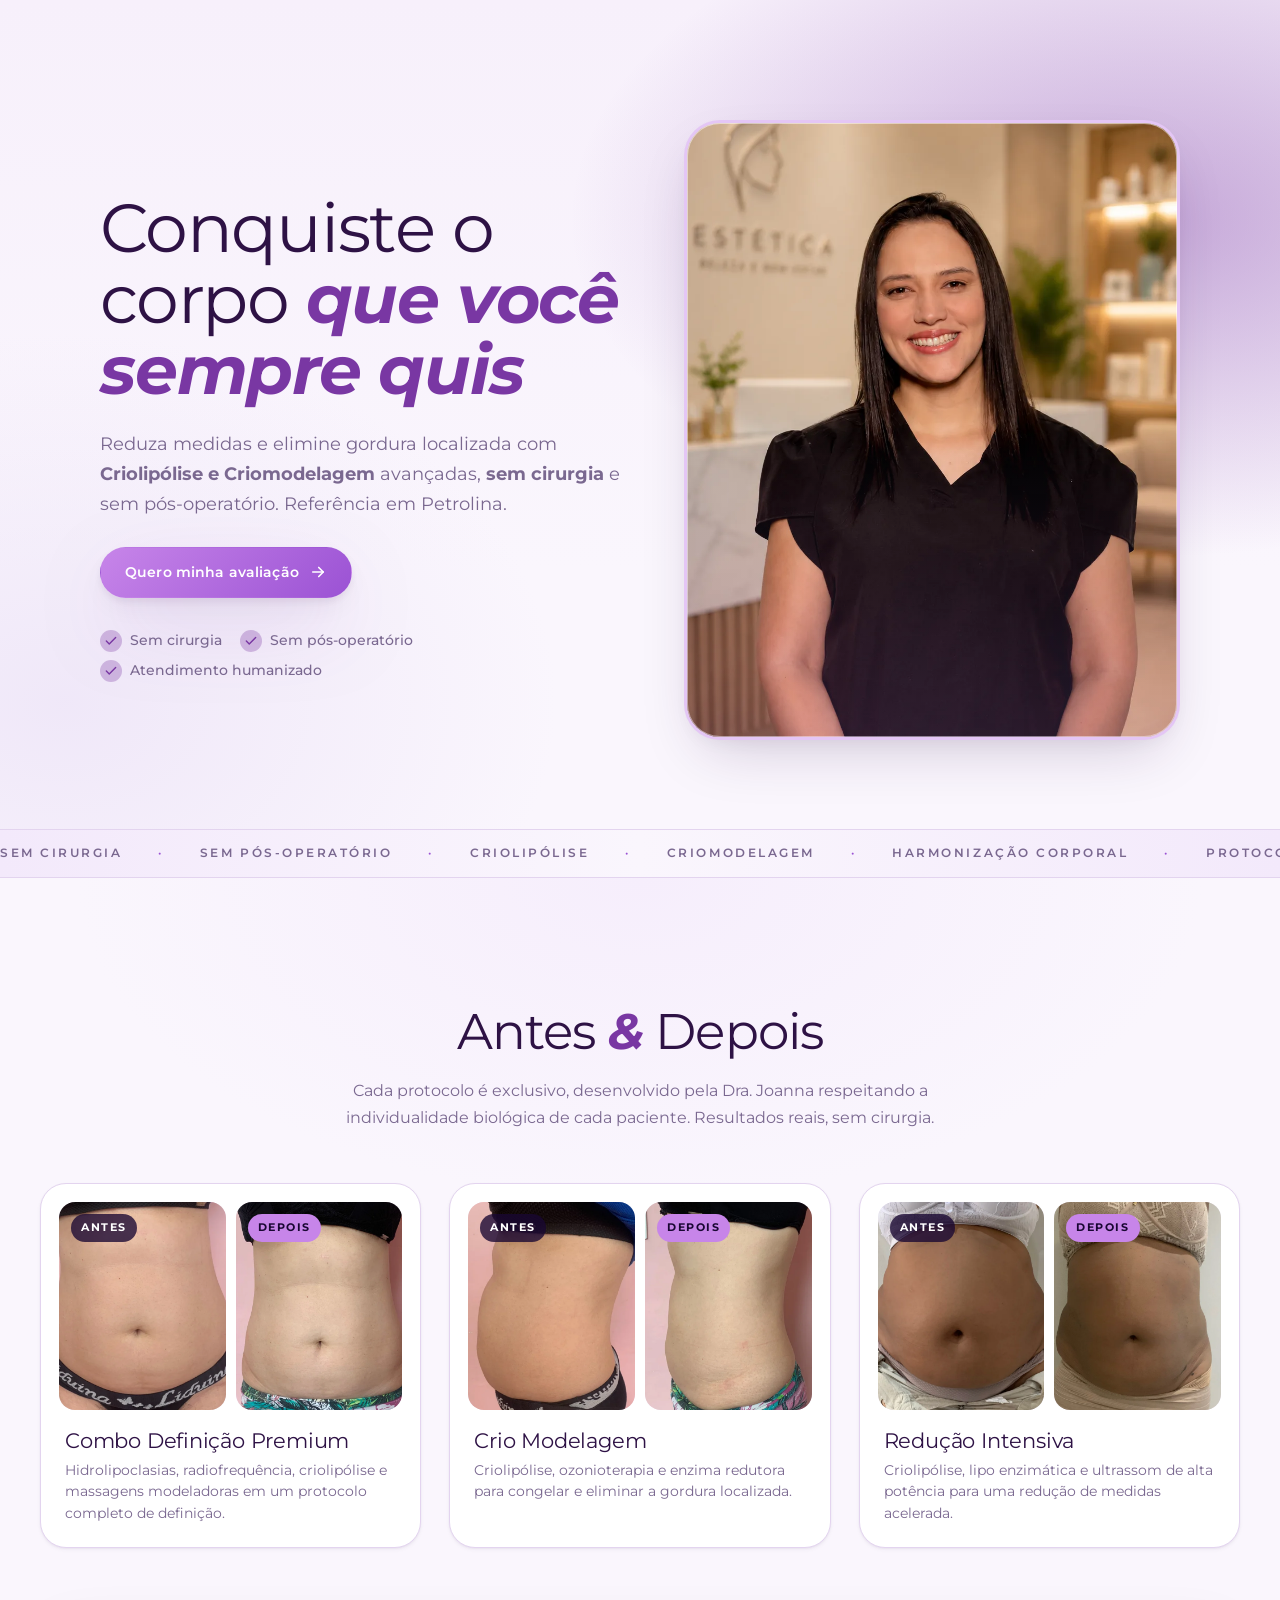
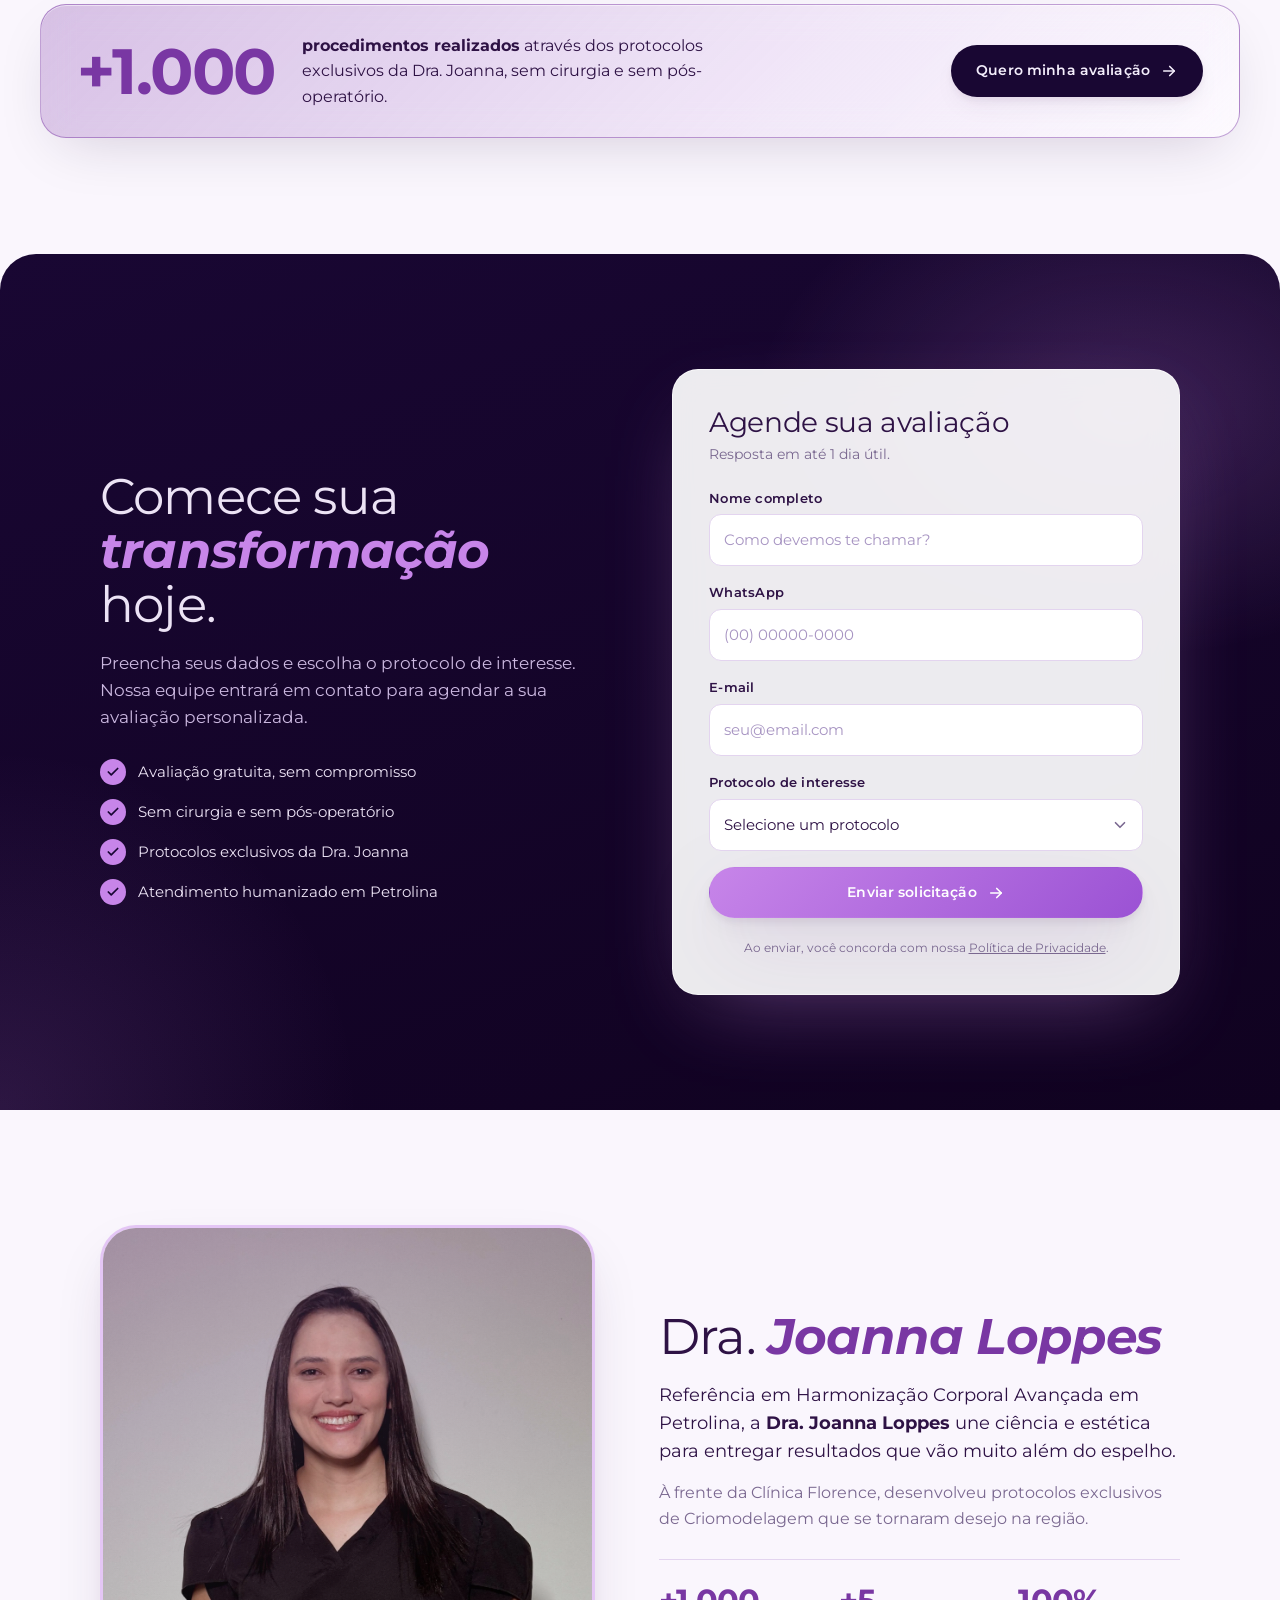
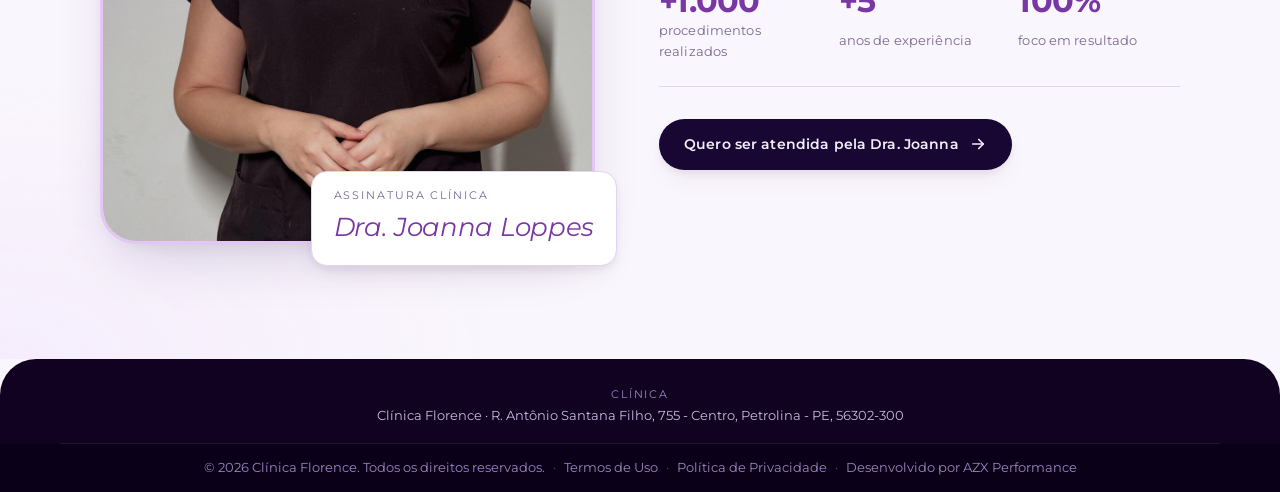
<file: index.html>
<!DOCTYPE html>
<html lang="pt-BR">
<head>
  <!-- Google Tag Manager -->
  <script>(function(w,d,s,l,i){w[l]=w[l]||[];w[l].push({'gtm.start':
  new Date().getTime(),event:'gtm.js'});var f=d.getElementsByTagName(s)[0],
  j=d.createElement(s),dl=l!='dataLayer'?'&l='+l:'';j.async=true;j.src=
  'https://www.googletagmanager.com/gtm.js?id='+i+dl;f.parentNode.insertBefore(j,f);
  })(window,document,'script','dataLayer','GTM-MJQJPGBC');</script>
  <!-- End Google Tag Manager -->
  <meta charset="UTF-8" />
  <meta name="viewport" content="width=device-width, initial-scale=1.0" />
  <meta name="description" content="Dra. Joanna Loppes, referência em Harmonização Corporal Avançada em Petrolina. Reduza medidas e elimine gordura localizada com Criolipólise e Criomodelagem. Sem cirurgia e sem pós-operatório." />
  <title>Dra. Joanna Loppes · Harmonização Corporal em Petrolina</title>

  <!-- Favicon -->
  <link rel="icon" type="image/jpeg" href="assets/favicon.jpg" />

  <link rel="preconnect" href="https://fonts.googleapis.com" />
  <link rel="preconnect" href="https://fonts.gstatic.com" crossorigin />
  <link href="https://fonts.googleapis.com/css2?family=Montserrat:ital,wght@0,400;0,500;0,600;0,700;0,800;1,400&display=swap" rel="stylesheet" />

  <link rel="stylesheet" href="style.css" />
</head>
<body>
<!-- Google Tag Manager (noscript) -->
<noscript><iframe src="https://www.googletagmanager.com/ns.html?id=GTM-MJQJPGBC"
height="0" width="0" style="display:none;visibility:hidden"></iframe></noscript>
<!-- End Google Tag Manager (noscript) -->


  <!-- ============ DOBRA 1 — HERO ============ -->
  <section id="hero" class="hero" data-screen-label="01 Hero">
    <div class="hero__bg" aria-hidden="true"></div>
    <div class="container hero__grid">

      <div class="hero__copy reveal">
        <h1 class="h1">
          Conquiste o corpo
          <span class="h1__accent">que você sempre quis</span>
        </h1>
        <p class="lede">
          Reduza medidas e elimine gordura localizada com <strong>Criolipólise e Criomodelagem</strong> avançadas, <strong>sem cirurgia</strong> e sem pós-operatório. Referência em Petrolina.
        </p>
        <div class="hero__ctas">
          <a href="#agendar" class="btn btn--primary">
            Quero minha avaliação
            <svg width="18" height="18" viewBox="0 0 24 24" fill="none" stroke="currentColor" stroke-width="2.2" stroke-linecap="round" stroke-linejoin="round" aria-hidden="true"><path d="M5 12h14"/><path d="m13 6 6 6-6 6"/></svg>
          </a>
        </div>

        <ul class="hero__pills" aria-label="Diferenciais">
          <li><svg width="16" height="16" viewBox="0 0 24 24" fill="none" stroke="currentColor" stroke-width="2.4" stroke-linecap="round" stroke-linejoin="round"><path d="M20 6 9 17l-5-5"/></svg> Sem cirurgia</li>
          <li><svg width="16" height="16" viewBox="0 0 24 24" fill="none" stroke="currentColor" stroke-width="2.4" stroke-linecap="round" stroke-linejoin="round"><path d="M20 6 9 17l-5-5"/></svg> Sem pós-operatório</li>
          <li><svg width="16" height="16" viewBox="0 0 24 24" fill="none" stroke="currentColor" stroke-width="2.4" stroke-linecap="round" stroke-linejoin="round"><path d="M20 6 9 17l-5-5"/></svg> Atendimento humanizado</li>
        </ul>
      </div>

      <div class="hero__visual reveal">
        <div class="hero__photo">
          <picture>
            <img src="assets/hero-bg.webp" alt="Dra. Joanna Loppes — Referência em Harmonização Corporal" />
          </picture>
        </div>
      </div>

    </div>

    <div class="marquee" aria-hidden="true">
      <div class="marquee__track">
        <span>Sem cirurgia</span><span>·</span>
        <span>Sem pós-operatório</span><span>·</span>
        <span>Criolipólise</span><span>·</span>
        <span>Criomodelagem</span><span>·</span>
        <span>Harmonização Corporal</span><span>·</span>
        <span>Protocolos exclusivos</span><span>·</span>
        <span>Sem cirurgia</span><span>·</span>
        <span>Sem pós-operatório</span><span>·</span>
        <span>Criolipólise</span><span>·</span>
        <span>Criomodelagem</span><span>·</span>
        <span>Harmonização Corporal</span><span>·</span>
        <span>Protocolos exclusivos</span><span>·</span>
      </div>
    </div>
  </section>

  <!-- ============ DOBRA 2 — PROVA SOCIAL ============ -->
  <section id="resultados" class="proof" data-screen-label="02 Prova Social">
    <div class="container">
      <header class="section-head reveal">
        <h2 class="h2">
          Antes <em>&amp;</em> Depois
        </h2>
        <p class="section-sub">
          Cada protocolo é exclusivo, desenvolvido pela Dra. Joanna respeitando a individualidade biológica de cada paciente. Resultados reais, sem cirurgia.
        </p>
      </header>

      <div class="ba-grid reveal" id="metodo">
        <!-- Caso 1 -->
        <article class="ba-card">
          <div class="ba-card__pair">
            <figure class="ba">
              <span class="ba__label">Antes</span>
              <img class="ba__img" src="assets/antes-01.webp" alt="Antes — caso 1" />
            </figure>
            <figure class="ba">
              <span class="ba__label ba__label--after">Depois</span>
              <img class="ba__img" src="assets/depois-01.webp" alt="Depois — caso 1" />
            </figure>
          </div>
          <div class="ba-card__caption">
            <h3>Combo Definição Premium</h3>
            <p>Hidrolipoclasias, radiofrequência, criolipólise e massagens modeladoras em um protocolo completo de definição.</p>
          </div>
        </article>

        <!-- Caso 2 -->
        <article class="ba-card">
          <div class="ba-card__pair">
            <figure class="ba">
              <span class="ba__label">Antes</span>
              <img class="ba__img" src="assets/antes-02.webp" alt="Antes — caso 2" />
            </figure>
            <figure class="ba">
              <span class="ba__label ba__label--after">Depois</span>
              <img class="ba__img" src="assets/depois-02.webp" alt="Depois — caso 2" />
            </figure>
          </div>
          <div class="ba-card__caption">
            <h3>Crio Modelagem</h3>
            <p>Criolipólise, ozonioterapia e enzima redutora para congelar e eliminar a gordura localizada.</p>
          </div>
        </article>

        <!-- Caso 3 -->
        <article class="ba-card">
          <div class="ba-card__pair">
            <figure class="ba">
              <span class="ba__label">Antes</span>
              <img class="ba__img" src="assets/antes-03.webp" alt="Antes — caso 3" />
            </figure>
            <figure class="ba">
              <span class="ba__label ba__label--after">Depois</span>
              <img class="ba__img" src="assets/depois-03.webp" alt="Depois — caso 3" />
            </figure>
          </div>
          <div class="ba-card__caption">
            <h3>Redução Intensiva</h3>
            <p>Criolipólise, lipo enzimática e ultrassom de alta potência para uma redução de medidas acelerada.</p>
          </div>
        </article>
      </div>

      <aside class="seal glass reveal" aria-label="Selo de autoridade">
        <div class="seal__num">+1.000</div>
        <div class="seal__copy">
          <strong>procedimentos realizados</strong>
          através dos protocolos exclusivos da Dra. Joanna, sem cirurgia e sem pós-operatório.
        </div>
        <a href="#agendar" class="btn btn--dark seal__cta">
          Quero minha avaliação
          <svg width="18" height="18" viewBox="0 0 24 24" fill="none" stroke="currentColor" stroke-width="2.2" stroke-linecap="round" stroke-linejoin="round"><path d="M5 12h14"/><path d="m13 6 6 6-6 6"/></svg>
        </a>
      </aside>
    </div>
  </section>

  <!-- ============ DOBRA 3 — FORMULÁRIO ============ -->
  <section id="agendar" class="form-section" data-screen-label="03 Formulário">
    <div class="container form-section__grid">

      <div class="form-section__copy reveal">
        <h2 class="h2 h2--light">
          Comece sua <em>transformação</em> hoje.
        </h2>
        <p class="form-section__sub">
          Preencha seus dados e escolha o protocolo de interesse. Nossa equipe entrará em contato para agendar a sua avaliação personalizada.
        </p>

        <ul class="form-section__list">
          <li>
            <span class="check" aria-hidden="true">
              <svg width="14" height="14" viewBox="0 0 24 24" fill="none" stroke="currentColor" stroke-width="3" stroke-linecap="round" stroke-linejoin="round"><path d="M20 6 9 17l-5-5"/></svg>
            </span>
            Avaliação gratuita, sem compromisso
          </li>
          <li>
            <span class="check" aria-hidden="true">
              <svg width="14" height="14" viewBox="0 0 24 24" fill="none" stroke="currentColor" stroke-width="3" stroke-linecap="round" stroke-linejoin="round"><path d="M20 6 9 17l-5-5"/></svg>
            </span>
            Sem cirurgia e sem pós-operatório
          </li>
          <li>
            <span class="check" aria-hidden="true">
              <svg width="14" height="14" viewBox="0 0 24 24" fill="none" stroke="currentColor" stroke-width="3" stroke-linecap="round" stroke-linejoin="round"><path d="M20 6 9 17l-5-5"/></svg>
            </span>
            Protocolos exclusivos da Dra. Joanna
          </li>
          <li>
            <span class="check" aria-hidden="true">
              <svg width="14" height="14" viewBox="0 0 24 24" fill="none" stroke="currentColor" stroke-width="3" stroke-linecap="round" stroke-linejoin="round"><path d="M20 6 9 17l-5-5"/></svg>
            </span>
            Atendimento humanizado em Petrolina
          </li>
        </ul>
      </div>

      <form class="lead-form glass reveal" id="leadForm" novalidate>
        <h3 class="lead-form__title">Agende sua avaliação</h3>
        <p class="lead-form__hint">Resposta em até 1 dia útil.</p>

        <div class="field">
          <label for="nome">Nome completo</label>
          <input type="text" id="nome" name="nome" autocomplete="name" required placeholder="Como devemos te chamar?" />
        </div>

        <div class="field">
          <label for="whatsapp">WhatsApp</label>
          <input type="tel" id="whatsapp" name="whatsapp" inputmode="tel" autocomplete="tel" required placeholder="(00) 00000-0000" />
        </div>

        <div class="field">
          <label for="email">E-mail</label>
          <input type="email" id="email" name="email" autocomplete="email" required placeholder="seu@email.com" />
        </div>

        <div class="field">
          <label for="quem">Protocolo de interesse</label>
          <div class="select-wrap">
            <select id="quem" name="procedimento" required>
              <option value="" disabled selected>Selecione um protocolo</option>
              <option value="harmonizacao-corporal">Harmonização Corporal (Combo Completo)</option>
              <option value="criolipolise-criomodelagem">Criolipólise / Criomodelagem</option>
              <option value="peim-vasinhos">PEIM (Vasinhos)</option>
              <option value="reducao-medidas">Redução de Medidas / Gordura Localizada</option>
              <option value="outro">Não sei ainda, quero avaliação</option>
            </select>
            <svg width="18" height="18" viewBox="0 0 24 24" fill="none" stroke="currentColor" stroke-width="2.2" stroke-linecap="round" stroke-linejoin="round" aria-hidden="true"><path d="m6 9 6 6 6-6"/></svg>
          </div>
        </div>

        <button type="submit" class="btn btn--primary btn--block">
          Enviar solicitação
          <svg width="18" height="18" viewBox="0 0 24 24" fill="none" stroke="currentColor" stroke-width="2.2" stroke-linecap="round" stroke-linejoin="round"><path d="M5 12h14"/><path d="m13 6 6 6-6 6"/></svg>
        </button>

        <p class="lead-form__legal">
          Ao enviar, você concorda com nossa <a href="#" id="openPrivacyFromForm">Política de Privacidade</a>.
        </p>

        <div class="lead-form__success" role="status" aria-live="polite" hidden>
          <strong>Recebemos seu contato!</strong>
          Em breve nossa equipe entrará em contato pelo WhatsApp.
        </div>
      </form>

    </div>
  </section>

  <!-- ============ DOBRA 4 — SOBRE A MENTORA ============ -->
  <section id="sobre" class="about" data-screen-label="04 Sobre">
    <div class="container about__grid">

      <div class="about__photo reveal">
        <div class="about__photo-frame">
          <img src="assets/dra-joanna.webp" alt="Dra. Joanna Loppes — Referência em Harmonização Corporal" />
        </div>
        <div class="about__sig" aria-hidden="true">
          <span class="about__sig-label">Assinatura clínica</span>
          <span class="about__sig-name">Dra. Joanna Loppes</span>
        </div>
      </div>

      <div class="about__copy reveal">
        <h2 class="h2">Dra. <em>Joanna Loppes</em></h2>
        <p class="about__lede">
          Referência em Harmonização Corporal Avançada em Petrolina, a <strong>Dra. Joanna Loppes</strong> une ciência e estética para entregar resultados que vão muito além do espelho.
        </p>
        <p class="about__body">
          À frente da Clínica Florence, desenvolveu protocolos exclusivos de Criomodelagem que se tornaram desejo na região.
        </p>

        <dl class="about__stats">
          <div>
            <dt>+1.000</dt>
            <dd>procedimentos realizados</dd>
          </div>
          <div>
            <dt>+5</dt>
            <dd>anos de experiência</dd>
          </div>
          <div>
            <dt>100%</dt>
            <dd>foco em resultado</dd>
          </div>
        </dl>

        <a href="#agendar" class="btn btn--dark">
          Quero ser atendida pela Dra. Joanna
          <svg width="18" height="18" viewBox="0 0 24 24" fill="none" stroke="currentColor" stroke-width="2.2" stroke-linecap="round" stroke-linejoin="round"><path d="M5 12h14"/><path d="m13 6 6 6-6 6"/></svg>
        </a>
      </div>

    </div>
  </section>

  <!-- ============ DOBRA 5 — RODAPÉ ============ -->
  <footer class="footer" data-screen-label="05 Rodapé">
    <div class="container footer__grid">
      <address class="footer__addr">
        <span class="footer__addr-label">Clínica</span>
        Clínica Florence · R. Antônio Santana Filho, 755 - Centro, Petrolina - PE, 56302-300
      </address>
    </div>

    <div class="footer__bar">
      <div class="container footer__bar-inner">
        <div class="footer__bar-group">
          <span>© <span id="year">2026</span> Clínica Florence. Todos os direitos reservados.</span>
        </div>
        <span class="footer__sep footer__sep--mid">·</span>
        <div class="footer__bar-group footer__legal">
          <a href="#" id="openTerms" class="footer__link">Termos de Uso</a>
          <span class="footer__sep">·</span>
          <a href="#" id="openPrivacy" class="footer__link">Política de Privacidade</a>
          <span class="footer__sep">·</span>
          <span class="footer__dev">Desenvolvido por <a href="https://azxperformance.com.br/clinica" target="_blank" rel="noopener noreferrer" class="footer__link footer__azx">AZX Performance</a></span>
        </div>
      </div>
    </div>
  </footer>

  <!-- ═══════════════════════ TERMS MODAL ═══════════════════════ -->
  <div class="modal-overlay" id="termsModal" aria-hidden="true">
    <div class="modal-content" role="dialog" aria-labelledby="termsTitle">
      <button class="modal-close" aria-label="Fechar">&times;</button>
      <h2 id="termsTitle">Termos de Uso</h2>
      <div class="modal-body">
        <p><strong>1. Aceitação dos Termos</strong></p>
        <p>Ao acessar e utilizar este site, você concorda com os presentes Termos de Uso. Caso não concorde com qualquer disposição, solicitamos que interrompa o uso imediatamente.</p>

        <p><strong>2. Finalidade do Site</strong></p>
        <p>Este site tem caráter exclusivamente informativo sobre os procedimentos estéticos oferecidos pela Dra. Joanna Loppes, da Clínica Florence. As informações aqui contidas não substituem consulta médica presencial.</p>

        <p><strong>3. Propriedade Intelectual</strong></p>
        <p>Todo o conteúdo do site, incluindo textos, imagens, vídeos, logotipos e elementos gráficos, é protegido por direitos autorais e não pode ser reproduzido sem autorização prévia por escrito.</p>

        <p><strong>4. Responsabilidade</strong></p>
        <p>A Dra. Joanna Loppes se reserva o direito de alterar, atualizar ou remover conteúdos do site sem aviso prévio. Não nos responsabilizamos por decisões tomadas com base exclusivamente nas informações do site.</p>

        <p><strong>5. Agendamentos</strong></p>
        <p>Os agendamentos realizados por meio do formulário de contato estão sujeitos à confirmação pela equipe da clínica. O envio do formulário não garante a reserva de horário.</p>

        <p><strong>6. Alterações</strong></p>
        <p>Estes termos podem ser atualizados a qualquer momento. Recomendamos a consulta periódica desta página.</p>

        <p><strong>7. Lei Aplicável</strong></p>
        <p>Estes Termos de Uso são regidos pelas leis da República Federativa do Brasil, em especial a Lei Geral de Proteção de Dados (LGPD — Lei nº 13.709/2018) e o Código de Defesa do Consumidor.</p>
      </div>
    </div>
  </div>

  <!-- ═══════════════════════ PRIVACY MODAL ═══════════════════════ -->
  <div class="modal-overlay" id="privacyModal" aria-hidden="true">
    <div class="modal-content" role="dialog" aria-labelledby="privacyTitle">
      <button class="modal-close" aria-label="Fechar">&times;</button>
      <h2 id="privacyTitle">Política de Privacidade</h2>
      <div class="modal-body">
        <p><strong>1. Introdução</strong></p>
        <p>A Dra. Joanna Loppes está comprometida com a proteção dos seus dados pessoais, em conformidade com a Lei Geral de Proteção de Dados Pessoais (LGPD — Lei nº 13.709/2018). Esta Política descreve como coletamos, utilizamos, armazenamos e protegemos suas informações.</p>

        <p><strong>2. Dados Coletados</strong></p>
        <p>Coletamos os seguintes dados pessoais por meio do formulário de contato: nome completo, número de WhatsApp, endereço de e-mail e procedimento de interesse. Esses dados são fornecidos voluntariamente pelo titular.</p>

        <p><strong>3. Finalidade do Tratamento</strong></p>
        <p>Os dados coletados são utilizados exclusivamente para: (a) entrar em contato para agendamento de avaliação; (b) envio de informações sobre procedimentos solicitados; (c) comunicação relacionada aos serviços da clínica.</p>

        <p><strong>4. Base Legal</strong></p>
        <p>O tratamento dos dados pessoais se dá com base no consentimento do titular (Art. 7º, I, da LGPD), fornecido no momento do envio do formulário.</p>

        <p><strong>5. Compartilhamento de Dados</strong></p>
        <p>Seus dados pessoais não serão compartilhados com terceiros, exceto quando necessário para o cumprimento de obrigações legais ou mediante seu consentimento expresso.</p>

        <p><strong>6. Armazenamento e Segurança</strong></p>
        <p>Os dados são armazenados em ambiente seguro, com medidas técnicas e administrativas adequadas para proteger contra acesso não autorizado, destruição, perda ou alteração.</p>

        <p><strong>7. Direitos do Titular</strong></p>
        <p>Conforme a LGPD, você tem direito a: (a) confirmar a existência de tratamento; (b) acessar seus dados; (c) corrigir dados incompletos ou desatualizados; (d) solicitar a anonimização, bloqueio ou eliminação de dados desnecessários; (e) revogar o consentimento a qualquer momento.</p>

        <p><strong>8. Contato</strong></p>
        <p>Para exercer seus direitos ou esclarecer dúvidas sobre o tratamento de dados, entre em contato pelo WhatsApp disponível neste site.</p>

        <p><strong>9. Alterações</strong></p>
        <p>Esta Política pode ser atualizada a qualquer momento. A versão vigente estará sempre disponível nesta página.</p>
      </div>
    </div>
  </div>

  <script src="app.js" defer></script>
</body>
</html>
</file>
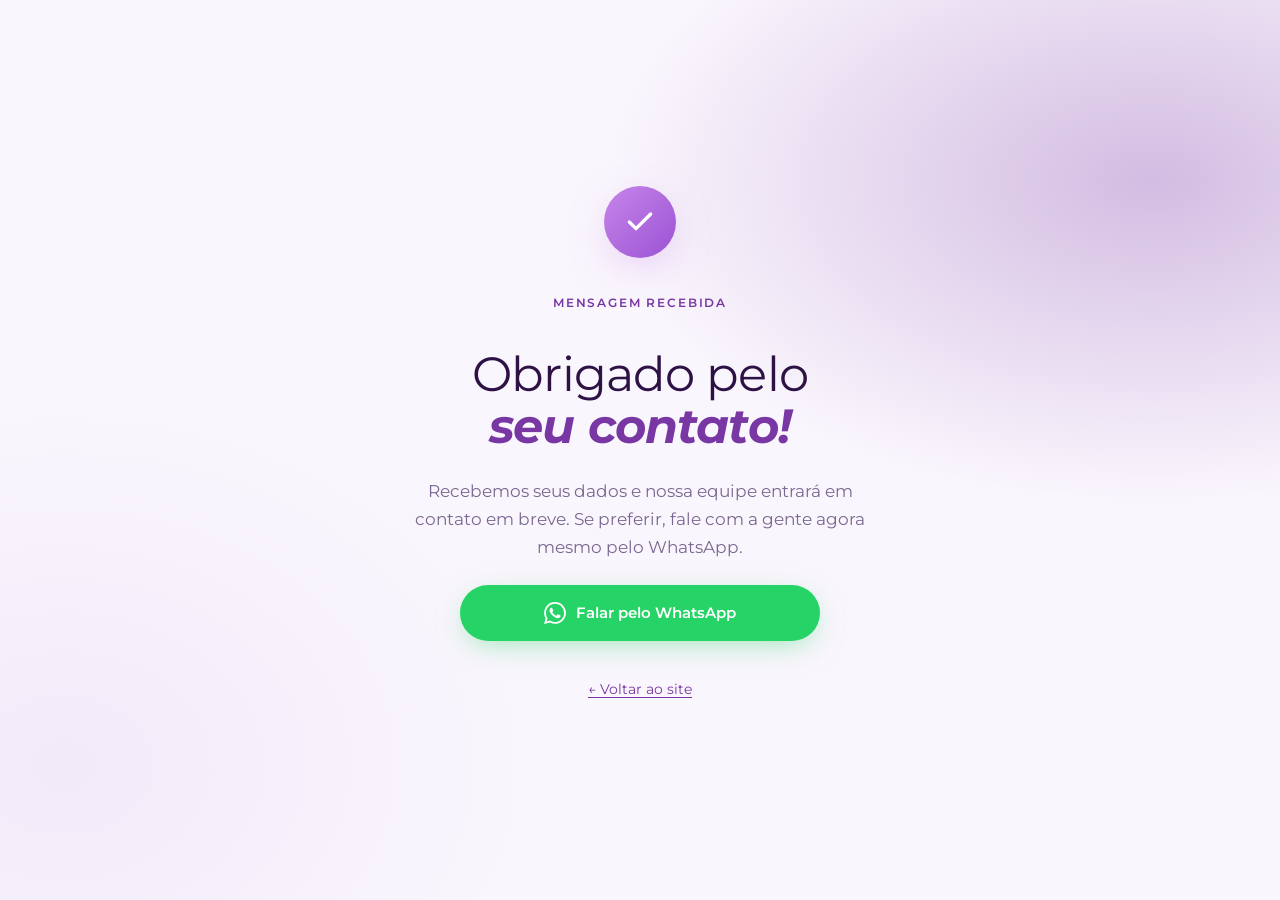
<file: obrigado.html>
<!DOCTYPE html>
<html lang="pt-BR">
<head>
  <!-- Lead event -->
  <script>window.dataLayer = window.dataLayer || []; window.dataLayer.push({event: 'lead'});</script>
  <!-- End Lead event -->
  <!-- Google Tag Manager -->
  <script>(function(w,d,s,l,i){w[l]=w[l]||[];w[l].push({'gtm.start':
  new Date().getTime(),event:'gtm.js'});var f=d.getElementsByTagName(s)[0],
  j=d.createElement(s),dl=l!='dataLayer'?'&l='+l:'';j.async=true;j.src=
  'https://www.googletagmanager.com/gtm.js?id='+i+dl;f.parentNode.insertBefore(j,f);
  })(window,document,'script','dataLayer','GTM-MJQJPGBC');</script>
  <!-- End Google Tag Manager -->
  <meta charset="UTF-8" />
  <meta name="viewport" content="width=device-width, initial-scale=1.0" />
  <title>Obrigado · Dra. Joanna Loppes</title>

  <link rel="icon" type="image/jpeg" href="assets/favicon.jpg" />

  <link rel="preconnect" href="https://fonts.googleapis.com" />
  <link rel="preconnect" href="https://fonts.gstatic.com" crossorigin />
  <link href="https://fonts.googleapis.com/css2?family=Montserrat:ital,wght@0,400;0,500;0,600;0,700;0,800;1,400&display=swap" rel="stylesheet" />

  <link rel="stylesheet" href="style.css" />

  <style>
    .thankyou {
      min-height: 100dvh;
      display: grid;
      place-items: center;
      padding: clamp(48px, 8vw, 96px) var(--gutter);
      background:
        radial-gradient(65% 55% at 90% 20%, rgba(121,55,163,.30) 0%, transparent 65%),
        radial-gradient(55% 60% at 5% 85%, rgba(234,224,246,.55) 0%, transparent 65%),
        var(--c-bg);
      text-align: center;
    }
    .thankyou__card {
      max-width: 520px;
      width: 100%;
      display: grid;
      gap: 24px;
      justify-items: center;
    }
    .thankyou__icon {
      width: 72px;
      height: 72px;
      border-radius: 999px;
      background: linear-gradient(135deg, var(--c-primary), var(--c-primary-2));
      display: grid;
      place-items: center;
      box-shadow: 0 12px 40px -10px rgba(199,133,233,.50);
    }
    .thankyou__icon svg { color: #ffffff; }
    .thankyou__eyebrow {
      font-size: 11.5px;
      font-weight: 600;
      letter-spacing: 0.16em;
      text-transform: uppercase;
      color: #7937a3;
    }
    .thankyou__title {
      font-family: var(--ff-serif);
      font-size: clamp(30px, 6vw, 48px);
      font-weight: 400;
      line-height: 1.1;
      letter-spacing: -0.018em;
      margin: 0;
    }
    .thankyou__title em {
      font-style: italic;
      font-weight: 700;
      color: #7937a3;
    }
    .thankyou__sub {
      font-size: clamp(15px, 1.8vw, 17px);
      color: var(--c-muted);
      line-height: 1.65;
      max-width: 42ch;
      margin: 0;
    }
    .thankyou__wa {
      --bg: #25D366;
      --fg: #fff;
      display: inline-flex;
      align-items: center;
      justify-content: center;
      gap: 10px;
      padding: 16px 32px;
      border-radius: 999px;
      font-family: var(--ff-sans);
      font-weight: 600;
      font-size: 15px;
      background: var(--bg);
      color: var(--fg);
      border: none;
      box-shadow: 0 8px 30px -8px rgba(37,211,102,.50);
      text-decoration: none;
      transition: transform .2s ease, box-shadow .25s ease;
      width: 100%;
      max-width: 360px;
    }
    .thankyou__wa:hover {
      transform: translateY(-2px);
      box-shadow: 0 14px 40px -10px rgba(37,211,102,.55);
    }
    .thankyou__wa:active { transform: translateY(0); }
    .thankyou__back {
      font-size: 13.5px;
      color: var(--c-muted);
    }
    .thankyou__back a {
      color: #7937a3;
      text-decoration: underline;
      text-underline-offset: 3px;
    }
  </style>
</head>
<body>
<!-- Google Tag Manager (noscript) -->
<noscript><iframe src="https://www.googletagmanager.com/ns.html?id=GTM-MJQJPGBC"
height="0" width="0" style="display:none;visibility:hidden"></iframe></noscript>
<!-- End Google Tag Manager (noscript) -->

  <main class="thankyou" role="main">
    <div class="thankyou__card">

      <div class="thankyou__icon" aria-hidden="true">
        <svg width="32" height="32" viewBox="0 0 24 24" fill="none" stroke="currentColor" stroke-width="2.5" stroke-linecap="round" stroke-linejoin="round">
          <path d="M20 6 9 17l-5-5"/>
        </svg>
      </div>

      <p class="thankyou__eyebrow">Mensagem recebida</p>

      <h1 class="thankyou__title">
        Obrigado pelo<br/>
        <em>seu contato!</em>
      </h1>

      <p class="thankyou__sub">
        Recebemos seus dados e nossa equipe entrará em contato em breve. Se preferir, fale com a gente agora mesmo pelo WhatsApp.
      </p>

      <a
        class="thankyou__wa"
        href="https://wa.me/5519991431192"
        target="_blank"
        rel="noopener noreferrer"
        aria-label="Falar com a equipe da Dra. Joanna pelo WhatsApp"
      >
        <svg width="22" height="22" viewBox="0 0 24 24" fill="currentColor" aria-hidden="true">
          <path d="M17.472 14.382c-.297-.149-1.758-.867-2.03-.967-.273-.099-.471-.148-.67.15-.197.297-.767.966-.94 1.164-.173.199-.347.223-.644.075-.297-.15-1.255-.463-2.39-1.475-.883-.788-1.48-1.761-1.653-2.059-.173-.297-.018-.458.13-.606.134-.133.298-.347.446-.52.149-.174.198-.298.298-.497.099-.198.05-.371-.025-.52-.075-.149-.669-1.612-.916-2.207-.242-.579-.487-.5-.669-.51-.173-.008-.371-.01-.57-.01-.198 0-.52.074-.792.372-.272.297-1.04 1.016-1.04 2.479 0 1.462 1.065 2.875 1.213 3.074.149.198 2.096 3.2 5.077 4.487.709.306 1.262.489 1.694.625.712.227 1.36.195 1.871.118.571-.085 1.758-.719 2.006-1.413.248-.694.248-1.289.173-1.413-.074-.124-.272-.198-.57-.347m-5.421 7.403h-.004a9.87 9.87 0 01-5.031-1.378l-.361-.214-3.741.982.998-3.648-.235-.374a9.86 9.86 0 01-1.51-5.26c.001-5.45 4.436-9.884 9.888-9.884 2.64 0 5.122 1.03 6.988 2.898a9.825 9.825 0 012.893 6.994c-.003 5.45-4.437 9.884-9.885 9.884m8.413-18.297A11.815 11.815 0 0012.05 0C5.495 0 .16 5.335.157 11.892c0 2.096.547 4.142 1.588 5.945L.057 24l6.305-1.654a11.882 11.882 0 005.683 1.448h.005c6.554 0 11.89-5.335 11.893-11.893a11.821 11.821 0 00-3.48-8.413z"/>
        </svg>
        Falar pelo WhatsApp
      </a>

      <p class="thankyou__back">
        <a href="/">← Voltar ao site</a>
      </p>

    </div>
  </main>

</body>
</html>
</file>
<file: style.css>
/* =============================================================
   Dra. Joanna Loppes — Harmonização Corporal
   Landing Page
   ============================================================= */

/* ---------- Tokens ---------- */
:root {
  --c-primary:   #c785e9;
  --c-primary-2: #9b52d4;
  --c-primary-deep: #7937a3;
  --c-secondary: #f3e9fb;
  --c-secondary-2: #eee4f9;
  --c-accent:    #190733;
  --c-bg:        #faf6fd;
  --c-text:      #2e1245;
  --c-muted:     #7a6890;
  --c-line:      #e3d4ef;

  --shadow-sm:  0 1px 2px rgba(46,18,69,.05), 0 2px 4px rgba(46,18,69,.04);
  --shadow-md:  0 4px 6px rgba(46,18,69,.06), 0 12px 28px -8px rgba(46,18,69,.08);
  --shadow-lg:  0 24px 60px -20px rgba(46,18,69,.22), 0 8px 20px -10px rgba(46,18,69,.08);
  --shadow-glow:0 30px 80px -20px rgba(121,55,163,.50);

  --radius-sm: 10px;
  --radius:    16px;
  --radius-lg: 26px;
  --radius-xl: 36px;

  --container: 1160px;
  --gutter: clamp(20px, 4vw, 40px);

  --ff-serif: "Montserrat", system-ui, -apple-system, sans-serif;
  --ff-sans:  "Montserrat", system-ui, -apple-system, sans-serif;
  --ff-mono:  "JetBrains Mono", ui-monospace, monospace;
}

/* ---------- Reset ---------- */
*, *::before, *::after { box-sizing: border-box; }
html { -webkit-text-size-adjust: 100%; scroll-behavior: smooth; }
body {
  margin: 0;
  font-family: var(--ff-sans);
  font-weight: 400;
  font-size: 16px;
  line-height: 1.6;
  color: var(--c-text);
  background: var(--c-bg);
  -webkit-font-smoothing: antialiased;
  text-rendering: optimizeLegibility;
  overflow-x: hidden;
}
img, picture { max-width: 100%; display: block; }
a { color: inherit; text-decoration: none; }
button { font: inherit; cursor: pointer; }
em { font-style: italic; }

.container {
  width: 100%;
  max-width: var(--container);
  margin: 0 auto;
  padding-inline: var(--gutter);
}

/* ---------- Typography ---------- */
.h1 {
  font-family: var(--ff-serif);
  font-size: clamp(28px, 8.5vw, 68px);
  font-weight: 400;
  line-height: 1.04;
  letter-spacing: -0.018em;
  margin: 16px 0 24px;
  text-wrap: balance;
}
.h1__accent {
  display: inline;
  font-style: italic;
  font-weight: 700;
  color: #7937a3;
  padding-left: 5px;
  margin-left: -5px;
}
.h2 {
  font-family: var(--ff-serif);
  font-size: clamp(22px, 7vw, 50px);
  font-weight: 400;
  line-height: 1.08;
  letter-spacing: -0.016em;
  margin: 12px 0 18px;
  text-wrap: balance;
}
.h2 em {
  font-style: italic;
  font-weight: 700;
  color: #7937a3;
}
.h2--light em { color: var(--c-primary); }

.lede {
  font-size: clamp(15px, 1.4vw, 17.5px);
  line-height: 1.7;
  color: var(--c-muted);
  max-width: 52ch;
  margin: 0 0 28px;
}

.eyebrow {
  display: inline-flex;
  align-items: center;
  gap: 10px;
  padding: 6px 14px 6px 12px;
  border-radius: 999px;
  background: rgba(121,55,163,.16);
  border: 1px solid rgba(121,55,163,.40);
  font-size: 11.5px;
  font-weight: 600;
  text-transform: uppercase;
  letter-spacing: 0.14em;
  color: #7937a3;
}
.eyebrow--dark {
  background: rgba(46,18,69,.04);
  border-color: rgba(46,18,69,.10);
  color: var(--c-text);
}
.eyebrow__dot {
  width: 6px; height: 6px; border-radius: 999px;
  background: var(--c-primary-2);
  box-shadow: 0 0 0 3px rgba(155,82,212,.28);
}

/* ---------- Buttons ---------- */
.btn {
  --bg: var(--c-accent);
  --fg: #fff;
  display: inline-flex;
  align-items: center;
  justify-content: center;
  gap: 10px;
  padding: 14px 24px;
  border-radius: 999px;
  font-family: var(--ff-sans);
  font-weight: 600;
  font-size: 13.5px;
  letter-spacing: 0.01em;
  background: var(--bg);
  color: var(--fg);
  border: 1px solid transparent;
  box-shadow: var(--shadow-md);
  transition: transform .2s ease, box-shadow .25s ease;
  white-space: nowrap;
}
.btn:hover { transform: translateY(-2px); box-shadow: var(--shadow-lg); }
.btn:active { transform: translateY(0); }
.btn svg { transition: transform .25s ease; flex-shrink: 0; }
.btn:hover svg { transform: translateX(3px); }

.btn--primary {
  --bg: linear-gradient(135deg, var(--c-primary) 0%, var(--c-primary-2) 100%);
  --fg: #ffffff;
  box-shadow: var(--shadow-glow), var(--shadow-md);
}
.btn--dark { --bg: var(--c-accent); --fg: #f4eefc; }
.btn--ghost {
  --bg: transparent;
  --fg: var(--c-text);
  border-color: rgba(46,18,69,.16);
  box-shadow: none;
}
.btn--ghost:hover { background: rgba(46,18,69,.04); }
.btn--block { width: 100%; }

/* ---------- Glass ---------- */
.glass {
  background: rgba(255,255,255,.65);
  backdrop-filter: blur(18px) saturate(140%);
  -webkit-backdrop-filter: blur(18px) saturate(140%);
  border: 1px solid rgba(255,255,255,.6);
  box-shadow: 0 20px 60px -20px rgba(25,7,51,.18), inset 0 1px 0 rgba(255,255,255,.5);
}

/* ---------- Nav ---------- */
.nav {
  position: sticky;
  top: 0;
  z-index: 60;
  background: rgba(255,255,255,.78);
  backdrop-filter: blur(14px) saturate(140%);
  -webkit-backdrop-filter: blur(14px) saturate(140%);
  border-bottom: 1px solid rgba(25,7,51,.06);
}
.nav__inner {
  display: flex;
  align-items: center;
  justify-content: space-between;
  height: 72px;
  gap: 24px;
}
.brand {
  display: inline-flex;
  align-items: center;
  gap: 12px;
  font-weight: 600;
}
.brand__mark {
  display: inline-grid;
  place-items: center;
  width: 38px; height: 38px;
  border-radius: 11px;
  background: linear-gradient(135deg, var(--c-primary), var(--c-primary-2));
  color: var(--c-accent);
  font-family: Georgia, serif;
  font-weight: 700;
  font-size: 15px;
  letter-spacing: -0.5px;
  box-shadow: var(--shadow-sm);
}
.brand__name {
  display: inline-flex;
  flex-direction: column;
  line-height: 1.1;
  font-size: 14.5px;
}
.brand__name small {
  font-size: 11.5px;
  font-weight: 400;
  letter-spacing: 0.16em;
  text-transform: uppercase;
  color: var(--c-muted);
  margin-top: 2px;
}
.nav__links {
  display: flex;
  align-items: center;
  gap: 6px;
}
.nav__links a {
  padding: 10px 14px;
  border-radius: 999px;
  font-size: 14.5px;
  font-weight: 500;
  color: var(--c-text);
  transition: background .2s ease;
}
.nav__links a:hover { background: rgba(25,7,51,.05); }
.nav__cta {
  background: var(--c-accent);
  color: #fff !important;
  padding: 10px 18px !important;
}
.nav__cta:hover { background: #150527 !important; }

@media (max-width: 820px) {
  .nav__links a:not(.nav__cta) { display: none; }
  .brand__name small { display: none; }
}

/* ---------- Hero ---------- */
.hero {
  position: relative;
  padding: clamp(72px, 10vw, 120px) 0 0;
  overflow: hidden;
  background: var(--c-bg);
}
.hero__bg {
  position: absolute;
  inset: 0;
  background:
    radial-gradient(65% 55% at 90% 25%, rgba(121,55,163,.40) 0%, rgba(121,55,163,0) 70%),
    radial-gradient(55% 60% at 5% 80%, rgba(234,224,246,.65) 0%, rgba(234,224,246,0) 70%),
    linear-gradient(180deg, #f7f0fb 0%, var(--c-bg) 65%);
  z-index: 0;
}
.hero__grid {
  position: relative;
  z-index: 2;
  display: grid;
  grid-template-columns: 1.05fr 1fr;
  gap: clamp(32px, 5vw, 72px);
  align-items: center;
  padding-bottom: clamp(48px, 7vw, 90px);
}
.hero__copy { max-width: 620px; }
.hero__ctas {
  display: flex; flex-wrap: wrap; gap: 12px;
  margin-bottom: 32px;
}
.hero__pills {
  display: flex;
  flex-wrap: wrap;
  gap: 8px 18px;
  list-style: none;
  padding: 0; margin: 0;
}
.hero__pills li {
  display: inline-flex;
  align-items: center;
  gap: 8px;
  font-size: 13.5px;
  font-weight: 500;
  color: var(--c-muted);
}
.hero__pills svg {
  color: #7937a3;
  background: rgba(121,55,163,.30);
  border-radius: 999px;
  padding: 4px;
  width: 22px; height: 22px;
  flex-shrink: 0;
}

/* Hero photo */
.hero__visual { position: relative; }
.hero__photo {
  position: relative;
  aspect-ratio: 4/5;
  border-radius: var(--radius-xl);
  overflow: hidden;
  background: var(--c-secondary);
  box-shadow: var(--shadow-lg);
  border: 3px solid rgba(199,133,233,.35);
  outline: 1px solid rgba(255,255,255,.5);
  outline-offset: -4px;
  isolation: isolate;
}
.hero__photo::after { /* warm gradient overlay */
  content: "";
  position: absolute; inset: 0;
  background: linear-gradient(180deg, rgba(199,133,233,0) 50%, rgba(199,133,233,.18) 100%);
  pointer-events: none;
  z-index: 2;
}
.hero__photo picture, .hero__photo img {
  width: 100%; height: 100%;
  object-fit: cover;
  z-index: 1;
}
.hero__photo-fallback {
  position: absolute; inset: 0;
  display: grid; place-items: center; gap: 8px;
  background:
    repeating-linear-gradient(135deg, #e6def2 0 2px, #efe9f7 2px 14px);
  z-index: 0;
  text-align: center;
  padding: 24px;
}
.hero__photo-fallback span {
  font-family: var(--ff-mono);
  font-size: 13px;
  color: #6d6480;
  background: rgba(255,255,255,.8);
  padding: 6px 12px;
  border-radius: 999px;
}
.hero__photo-fallback small {
  font-family: var(--ff-mono);
  font-size: 11px;
  color: #857cae;
  max-width: 28ch;
}
.hero__photo.is-fallback img { display: none; }

.hero__badge {
  position: absolute;
  left: -22px; bottom: 38px;
  z-index: 3;
  padding: 16px 20px;
  border-radius: var(--radius);
  display: flex; align-items: center; gap: 14px;
  min-width: 220px;
}
.hero__badge-num {
  font-size: 28px;
  font-weight: 800;
  letter-spacing: -0.02em;
  color: #7937a3;
  line-height: 1;
}
.hero__badge-label {
  font-size: 12.5px;
  line-height: 1.35;
  color: var(--c-text);
}
.hero__chip {
  position: absolute;
  right: -16px; top: 28px;
  z-index: 3;
  display: inline-flex;
  align-items: center;
  gap: 8px;
  padding: 10px 14px;
  border-radius: 999px;
  font-size: 13px;
  font-weight: 600;
}
.hero__chip svg { color: #7937a3; }

@media (max-width: 880px) {
  .hero__grid { grid-template-columns: 1fr; }
  .hero__visual { max-width: 460px; margin: 0 auto; width: 100%; }
  .hero__badge { left: 12px; bottom: 18px; }
  .hero__chip { right: 12px; top: 16px; }
  .hero__copy { text-align: center; margin: 0 auto; }
  .hero__ctas { justify-content: center; }
  .hero__pills { justify-content: center; }
}

/* Marquee */
.marquee {
  position: relative;
  z-index: 2;
  border-top: 1px solid var(--c-line);
  border-bottom: 1px solid var(--c-line);
  background: linear-gradient(90deg, #f3e9fb 0%, var(--c-bg) 50%, #f3e9fb 100%);
  overflow: hidden;
}
.marquee__track {
  display: inline-flex;
  padding: 14px 0;
  white-space: nowrap;
  animation: scroll 44s linear infinite;
  font-size: 11.5px;
  font-weight: 600;
  letter-spacing: 0.22em;
  text-transform: uppercase;
  color: #7a6890;
}
.marquee__track span { margin-right: 36px; }
.marquee__track span:nth-child(even) { color: var(--c-primary-2); }
@keyframes scroll {
  to { transform: translateX(-50%); }
}

/* ---------- Section heads ---------- */
.section-head {
  text-align: center;
  max-width: 700px;
  margin: 0 auto 52px;
}
.section-sub {
  font-size: 16px;
  color: var(--c-muted);
  margin: 12px auto 0;
  max-width: 54ch;
  text-wrap: pretty;
  line-height: 1.7;
}

/* ---------- Prova Social ---------- */
.proof {
  padding: clamp(72px, 9vw, 120px) 0;
  background:
    radial-gradient(80% 60% at 50% 0%, #f6eefc 0%, var(--c-bg) 55%),
    var(--c-bg);
  border-radius: var(--radius-xl) var(--radius-xl) 0 0;
  position: relative;
  z-index: 2;
}
.proof .container { max-width: 1440px; }
.ba-grid {
  display: grid;
  grid-template-columns: repeat(3, 1fr);
  gap: clamp(20px, 2.6vw, 28px);
  margin-bottom: 56px;
}
.ba-card {
  background: #fff;
  border: 1px solid var(--c-line);
  border-radius: var(--radius-lg);
  padding: 18px;
  transition: transform .25s ease, box-shadow .25s ease, border-color .25s ease;
  box-shadow: var(--shadow-sm);
}
.ba-card:hover {
  transform: translateY(-3px);
  box-shadow: var(--shadow-lg);
  border-color: rgba(199,133,233,.6);
}
.ba-card__pair {
  display: grid;
  grid-template-columns: 1fr 1fr;
  gap: 10px;
}
.ba {
  position: relative;
  margin: 0;
  border-radius: var(--radius);
  overflow: hidden;
  aspect-ratio: 4/5;
  background: var(--c-secondary);
}
.ba__label {
  position: absolute;
  top: 12px; left: 12px;
  z-index: 2;
  padding: 5px 10px;
  border-radius: 999px;
  background: rgba(25,7,51,.78);
  color: #fff;
  font-size: 11px;
  font-weight: 700;
  letter-spacing: 0.14em;
  text-transform: uppercase;
}
.ba__label--after { background: var(--c-primary); color: var(--c-accent); }
.ba__img {
  position: absolute;
  inset: 0;
  width: 100%;
  height: 100%;
  object-fit: cover;
  display: block;
  z-index: 1;
}
.ba-card__caption {
  padding: 18px 6px 4px;
}
.ba-card__caption h3 {
  margin: 0 0 6px;
  font-family: var(--ff-serif);
  font-size: 21px;
  font-weight: 400;
  letter-spacing: -0.01em;
  line-height: 1.2;
}
.ba-card__caption p {
  margin: 0;
  font-size: 14px;
  color: var(--c-muted);
  line-height: 1.55;
}

@media (max-width: 980px) {
  .ba-grid { grid-template-columns: 1fr; max-width: 460px; margin-inline: auto; }
}

/* Selo de autoridade */
.seal {
  display: grid;
  grid-template-columns: auto 1fr auto;
  align-items: center;
  gap: 28px;
  padding: 28px 36px;
  border-radius: var(--radius-lg);
  background:
    linear-gradient(135deg, rgba(121,55,163,.28) 0%, rgba(121,55,163,.08) 60%, rgba(255,255,255,.45) 100%);
  border: 1px solid rgba(121,55,163,.45);
}
.seal__num {
  font-family: var(--ff-serif);
  font-size: clamp(34px, 5vw, 64px);
  font-weight: 700;
  letter-spacing: -0.025em;
  line-height: 1;
  color: #7937a3;
}
.seal__copy {
  font-size: 16px;
  color: var(--c-text);
  max-width: 44ch;
}
.seal__copy strong { font-weight: 700; }
.seal__cta { white-space: nowrap; }
@media (max-width: 760px) {
  .seal { grid-template-columns: 1fr; text-align: center; gap: 14px; padding: 24px; }
  .seal__cta { justify-self: center; }
}

/* ---------- Form section ---------- */
.form-section {
  padding: clamp(72px, 9vw, 120px) 0;
  background: linear-gradient(160deg, #190733 0%, #100220 100%);
  color: #ece3f5;
  position: relative;
  overflow: hidden;
  border-radius: var(--radius-xl) var(--radius-xl) 0 0;
  z-index: 3;
}
.form-section::before {
  content: "";
  position: absolute;
  inset: 0;
  background:
    radial-gradient(50% 50% at 88% 18%, rgba(199,133,233,.22) 0%, rgba(199,133,233,0) 58%),
    radial-gradient(40% 60% at 0% 100%, rgba(199,133,233,.14) 0%, rgba(199,133,233,0) 70%);
  pointer-events: none;
}
.form-section__grid {
  position: relative;
  display: grid;
  grid-template-columns: 1fr 1fr;
  gap: clamp(36px, 5vw, 72px);
  align-items: center;
}
.form-section__copy .eyebrow {
  background: rgba(199,133,233,.18);
  border-color: rgba(199,133,233,.40);
  color: var(--c-primary);
}
.h2--light { color: #ece3f5; }
.form-section__sub {
  color: #cbb8e0;
  font-size: 17px;
  margin: 14px 0 28px;
  max-width: 46ch;
}
.form-section__list {
  list-style: none; padding: 0; margin: 0;
  display: grid; gap: 14px;
}
.form-section__list li {
  display: flex; align-items: center; gap: 12px;
  color: #ece3f5;
  font-size: 15px;
}
.check {
  width: 26px; height: 26px;
  border-radius: 999px;
  background: var(--c-primary);
  color: var(--c-accent);
  display: inline-grid; place-items: center;
  flex-shrink: 0;
}

/* Lead form card */
.lead-form {
  background: rgba(255,255,255,.92);
  color: var(--c-text);
  border-radius: var(--radius-lg);
  padding: clamp(24px, 3vw, 36px);
  display: grid;
  gap: 16px;
  box-shadow: 0 30px 80px -30px rgba(199,133,233,.45), 0 20px 50px -20px rgba(0,0,0,.4);
}
.lead-form__title {
  font-family: var(--ff-serif);
  font-size: 28px;
  font-weight: 400;
  margin: 0;
  letter-spacing: -0.012em;
  line-height: 1.15;
}
.lead-form__hint {
  font-size: 13.5px;
  color: var(--c-muted);
  margin: -10px 0 6px;
}
.field {
  display: grid; gap: 6px;
}
.field label {
  font-size: 13px;
  font-weight: 600;
  letter-spacing: 0.02em;
}
.field input, .field select {
  width: 100%;
  font: inherit;
  font-size: 15px;
  padding: 13px 14px;
  border-radius: 12px;
  border: 1.5px solid var(--c-line);
  background: #fff;
  color: var(--c-text);
  transition: border-color .2s ease, box-shadow .2s ease;
  appearance: none;
  -webkit-appearance: none;
}
.field input::placeholder { color: #a794c2; }
.field input:focus, .field select:focus {
  outline: none;
  border-color: var(--c-primary-2);
  box-shadow: 0 0 0 4px rgba(199,133,233,.30);
}
.field.is-error input, .field.is-error select {
  border-color: #c44d3a;
  box-shadow: 0 0 0 4px rgba(196,77,58,.18);
}
.select-wrap { position: relative; }
.select-wrap svg {
  position: absolute;
  right: 14px; top: 50%;
  transform: translateY(-50%);
  pointer-events: none;
  color: var(--c-muted);
}
.lead-form__legal {
  font-size: 12px;
  color: var(--c-muted);
  margin: 4px 0 0;
  text-align: center;
}
.lead-form__legal a { text-decoration: underline; }
.lead-form__success {
  background: rgba(199,133,233,.25);
  border: 1px solid rgba(199,133,233,.6);
  color: #4b1f73;
  padding: 14px 16px;
  border-radius: 12px;
  font-size: 14.5px;
}
.lead-form__success strong { display: block; margin-bottom: 2px; }

@media (max-width: 820px) {
  .form-section__grid { grid-template-columns: 1fr; }
  .form-section__copy { text-align: center; }
  .form-section__copy .eyebrow { margin: 0 auto; }
  .form-section__sub { margin-left: auto; margin-right: auto; }
  .form-section__list { justify-items: center; }
}

/* ---------- About ---------- */
.about {
  padding: clamp(72px, 9vw, 120px) 0;
  background:
    radial-gradient(60% 50% at 0% 100%, #f5edfc 0%, rgba(245,237,252,0) 65%),
    var(--c-bg);
  border-radius: var(--radius-xl) var(--radius-xl) 0 0;
  position: relative;
  z-index: 4;
}
.about__grid {
  display: grid;
  grid-template-columns: 0.95fr 1fr;
  gap: clamp(36px, 5vw, 72px);
  align-items: center;
}
.about__photo { position: relative; }
.about__photo-frame {
  position: relative;
  aspect-ratio: 4/5;
  border-radius: var(--radius-xl);
  overflow: hidden;
  background: var(--c-secondary);
  box-shadow: var(--shadow-lg);
  border: 3px solid rgba(199,133,233,.35);
  outline: 1px solid rgba(255,255,255,.5);
  outline-offset: -4px;
}
.about__photo-frame::before { /* warm tint */
  content: "";
  position: absolute; inset: 0;
  background: linear-gradient(160deg, rgba(199,133,233,.25) 0%, rgba(199,133,233,0) 60%);
  z-index: 1; pointer-events: none;
}
.about__photo-frame img {
  position: absolute;
  inset: 0;
  width: 100%;
  height: 100%;
  object-fit: cover;
  display: block;
  z-index: 0;
}

.about__sig {
  position: absolute;
  bottom: -22px; right: -22px;
  background: #fff;
  padding: 16px 22px;
  border-radius: var(--radius);
  box-shadow: var(--shadow-md);
  border: 1px solid var(--c-line);
  display: grid; gap: 2px;
  z-index: 3;
}
.about__sig-label {
  font-size: 10.5px;
  letter-spacing: 0.18em;
  text-transform: uppercase;
  color: var(--c-muted);
}
.about__sig-name {
  font-family: var(--ff-serif);
  font-style: italic;
  font-size: 26px;
  font-weight: 400;
  color: #7937a3;
  letter-spacing: -0.012em;
}

.about__lede {
  font-size: 18px;
  line-height: 1.55;
  margin: 14px 0 14px;
  color: var(--c-text);
  max-width: 50ch;
}
.about__body {
  font-size: 16px;
  color: var(--c-muted);
  margin: 0 0 28px;
  max-width: 54ch;
  text-wrap: pretty;
}
.about__stats {
  display: grid;
  grid-template-columns: repeat(3, 1fr);
  gap: 18px;
  margin: 0 0 32px;
  padding: 24px 0;
  border-top: 1px solid var(--c-line);
  border-bottom: 1px solid var(--c-line);
}
.about__stats div { display: grid; gap: 2px; }
.about__stats dt {
  font-family: var(--ff-serif);
  font-size: clamp(24px, 2.6vw, 32px);
  font-weight: 700;
  letter-spacing: -0.022em;
  color: #7937a3;
  line-height: 1.05;
}
.about__stats dd {
  margin: 0;
  font-size: 13px;
  color: var(--c-muted);
  letter-spacing: 0.01em;
}

@media (max-width: 880px) {
  .about__grid { grid-template-columns: 1fr; }
  .about__sig { right: 16px; bottom: 16px; }
  .about__copy { text-align: center; }
  .about__copy .eyebrow { margin: 0 auto; }
  .about__lede, .about__body { margin-left: auto; margin-right: auto; }
  .about__stats { text-align: center; }
}
@media (max-width: 520px) {
  .about__stats { grid-template-columns: 1fr; gap: 12px; padding: 18px 0; }
}

/* ---------- Footer ---------- */
.footer {
  background: #100220;
  color: #cbb8e0;
  padding-top: 28px;
  border-radius: var(--radius-xl) var(--radius-xl) 0 0;
  position: relative;
  z-index: 5;
}
.footer__grid {
  display: flex;
  justify-content: center;
  padding-bottom: 18px;
  border-bottom: 1px solid rgba(255,255,255,.08);
}
.footer__addr {
  font-style: normal;
  font-size: 13px;
  line-height: 1.5;
  color: #cbb8e0;
  text-align: center;
}
.footer__addr-label {
  display: block;
  font-size: 10.5px;
  letter-spacing: 0.18em;
  text-transform: uppercase;
  color: #9a86bf;
  margin-bottom: 3px;
}
.footer__bar {
  background: #0a0119;
  padding: 14px 0;
}
.footer__bar-inner {
  display: flex;
  justify-content: center;
  align-items: center;
  flex-wrap: wrap;
  row-gap: 6px;
  column-gap: 8px;
  font-size: 12.5px;
  color: #9a86bf;
  text-align: center;
}
.footer__bar-group {
  display: flex;
  justify-content: center;
  align-items: center;
  flex-wrap: wrap;
  gap: 8px;
}
.footer__sep { opacity: .5; user-select: none; }
.footer__link {
  color: #9a86bf;
  text-decoration: none;
  transition: color .2s;
}
.footer__link:hover { color: #fff; }
.footer__dev { color: #9a86bf; }
.footer__azx:hover { color: var(--c-primary); }

@media (max-width: 760px) {
  .footer__grid { padding-bottom: 16px; }
}

@media (max-width: 480px) {
  .footer__bar-inner { flex-direction: column; gap: 6px; }
  .footer__sep--mid { display: none; }
}

/* ══════════════════════════════════════════════
   MODALS – Terms / Privacy (LGPD)
   ══════════════════════════════════════════════ */
.modal-overlay {
  position: fixed; inset: 0; z-index: 1000;
  background: rgba(16,2,32,0.55);
  backdrop-filter: blur(8px);
  -webkit-backdrop-filter: blur(8px);
  display: flex; align-items: center; justify-content: center;
  padding: 24px;
  opacity: 0; pointer-events: none;
  transition: opacity .3s ease;
}
.modal-overlay.open { opacity: 1; pointer-events: all; }

.modal-content {
  background: var(--c-bg);
  border: 1px solid var(--c-line);
  border-radius: var(--radius-lg);
  max-width: 640px; width: 100%;
  max-height: 80vh;
  overflow: hidden;
  padding: 40px;
  position: relative;
  display: flex;
  flex-direction: column;
  box-shadow: var(--shadow-lg);
  transform: translateY(20px);
  transition: transform .3s ease;
}
.modal-overlay.open .modal-content { transform: translateY(0); }

.modal-body {
  overflow-y: auto;
  overflow-x: hidden;
  margin-right: -20px;
  padding-right: 14px;
  scrollbar-width: thin;
  scrollbar-color: var(--c-line) transparent;
}
.modal-body::-webkit-scrollbar { width: 4px; height: 4px; }
.modal-body::-webkit-scrollbar-track { background: transparent; }
.modal-body::-webkit-scrollbar-thumb { background: var(--c-line); border-radius: 4px; }

.modal-close {
  position: absolute; top: 16px; right: 20px;
  background: none; border: none; cursor: pointer;
  font-size: 28px; color: var(--c-muted); line-height: 1;
  transition: color .2s;
}
.modal-close:hover { color: var(--c-text); }

.modal-content h2 {
  font-family: var(--ff-serif);
  font-size: 24px; font-weight: 600; color: var(--c-text);
  margin-bottom: 24px; padding-right: 40px;
}

.modal-body p {
  font-size: 14px; color: var(--c-muted); line-height: 1.75;
  margin-bottom: 16px;
}
.modal-body p strong { color: var(--c-text); font-weight: 600; }

@media (max-width: 520px) {
  .modal-content { padding: 28px 20px; }
  .modal-content h2 { font-size: 20px; }
}

/* ---------- Mobile — telas pequenas (≤ 520px) ---------- */
@media (max-width: 520px) {
  /* Reduz raio das seções em telas pequenas */
  .proof, .form-section, .about, .footer {
    border-radius: var(--radius-lg) var(--radius-lg) 0 0;
  }

  /* Hero: empilha e expande os CTAs */
  .hero__ctas {
    flex-direction: column;
  }
  .hero__ctas .btn {
    width: 100%;
  }

  /* Reduz padding interno do card antes/depois */
  .ba-card { padding: 12px; }
  .ba-card__caption h3 { font-size: 17px; }

  /* Título do formulário menor */
  .lead-form__title { font-size: 23px; }

  /* Assinatura da Dra. — ajuste de fonte */
  .about__sig-name { font-size: 21px; }

  /* Botões standalone: largura total e texto centrado */
  .about__copy .btn,
  .seal .btn { width: 100%; }
}

/* ---------- Mobile — telas muito pequenas (≤ 400px) ---------- */
@media (max-width: 400px) {
  /* Reduz gap da nav para não comprimir logo */
  .nav__inner { height: 60px; }

  /* Pills do hero menores */
  .hero__pills li { font-size: 12px; gap: 6px; }
  .hero__pills { gap: 6px 12px; }

  /* Eyebrow menor */
  .eyebrow { font-size: 10.5px; padding: 5px 11px 5px 10px; }

  /* Estatísticas da Dra.: vai para 2 colunas antes de 1 coluna */
  .about__stats { grid-template-columns: 1fr 1fr; }
}

/* ---------- Reveal animations ---------- */
.reveal {
  opacity: 0;
  transform: translateY(18px);
  transition: opacity .8s ease, transform .8s cubic-bezier(.16,.84,.32,1);
}
.reveal.is-visible {
  opacity: 1;
  transform: translateY(0);
}
@media (prefers-reduced-motion: reduce) {
  .reveal { opacity: 1; transform: none; transition: none; }
  html { scroll-behavior: auto; }
}
</file>
